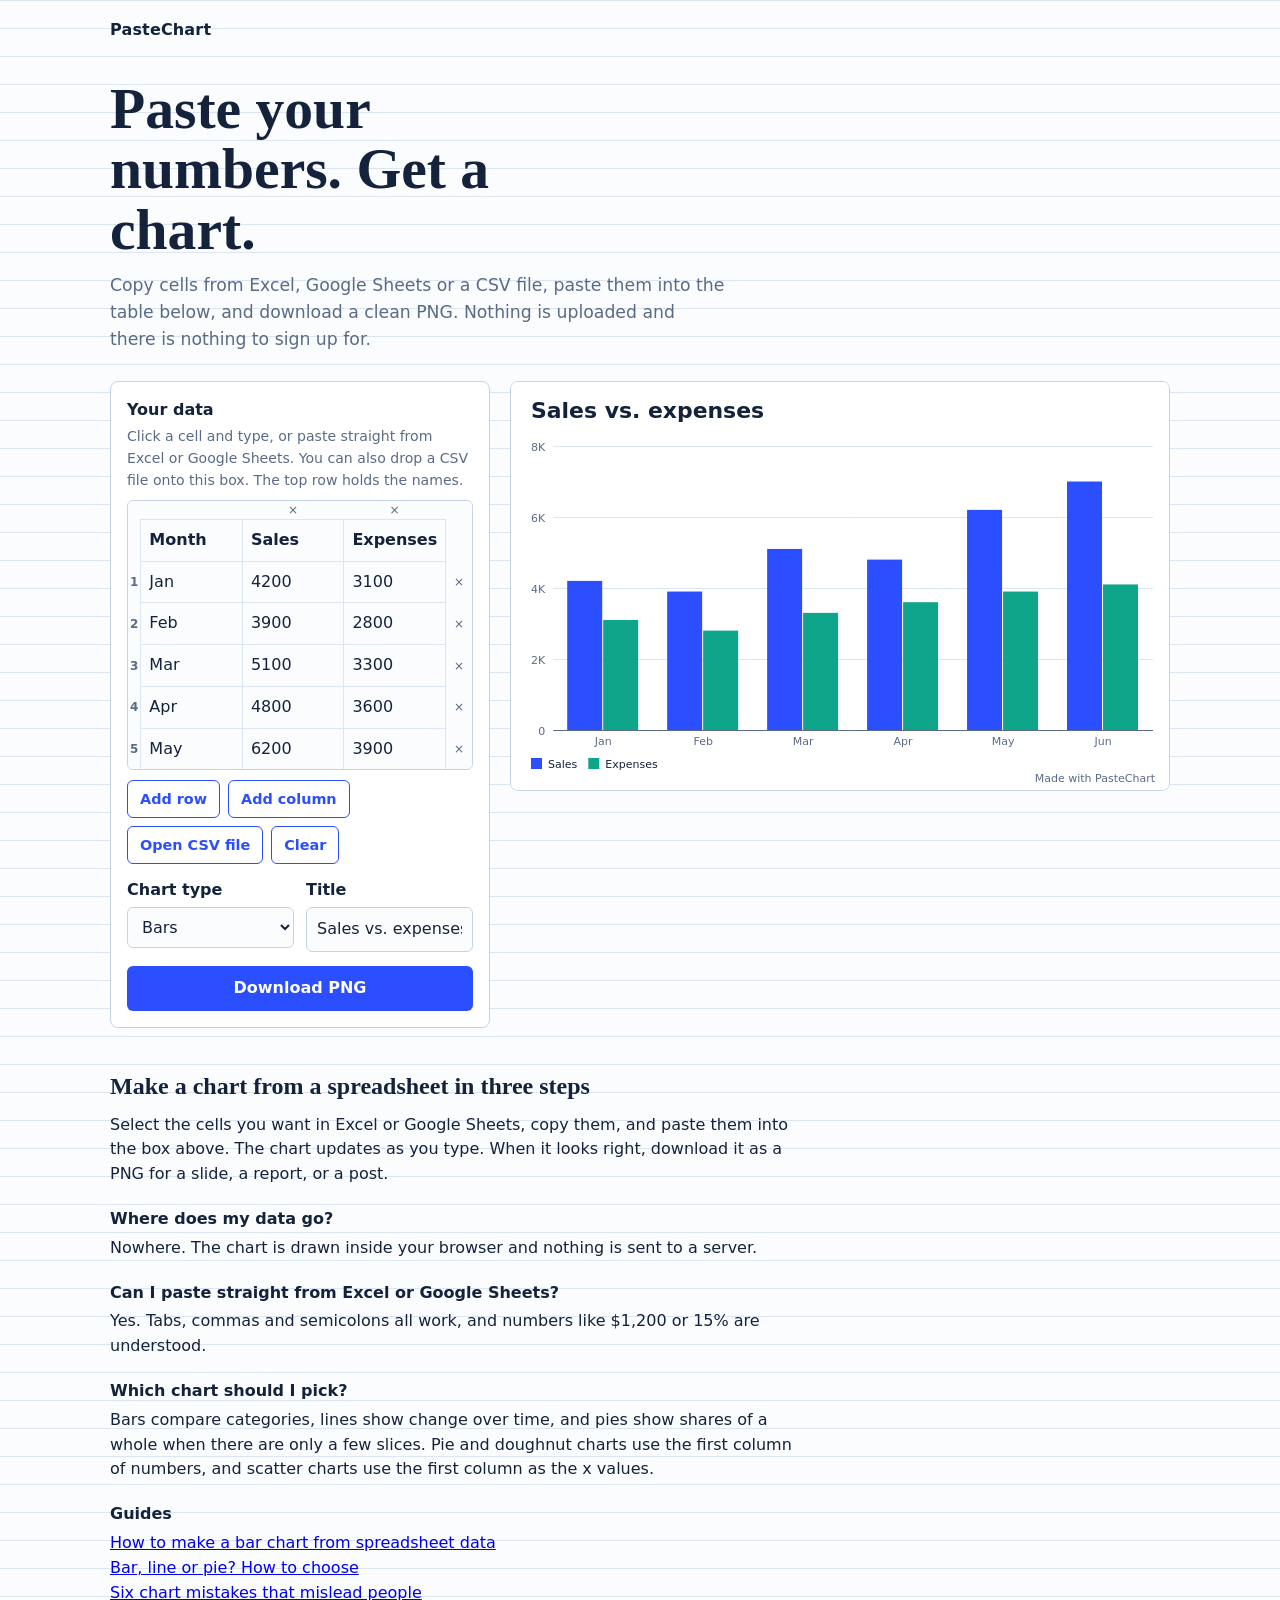
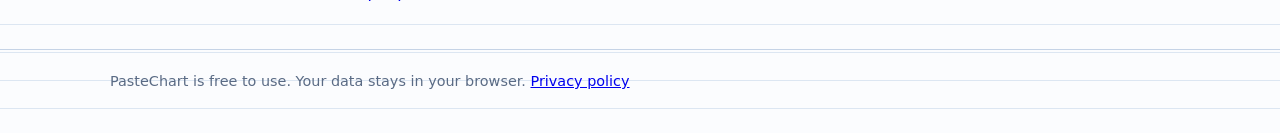
<file: index.html>
<!DOCTYPE html>
<html lang="en">
<head>
<meta charset="utf-8">
<meta name="viewport" content="width=device-width, initial-scale=1">
<title>PasteChart: paste your numbers, get a chart</title>
<meta name="description" content="Paste cells from Excel, Google Sheets or a CSV and get a clean bar, line or pie chart you can download as a PNG. Free, private, no signup.">
<!-- Google Search Console: paste your verification tag here, e.g. <meta name="google-site-verification" content="CODE"> -->
<link rel="icon" href="data:image/svg+xml,<svg xmlns=%22http://www.w3.org/2000/svg%22 viewBox=%220 0 100 100%22><text y=%22.9em%22 font-size=%2290%22>📊</text></svg>">
<!-- STYLES: colors are CSS variables at the top (light and dark mode) -->
<style>
:root{color-scheme:light dark;--bg:#FBFCFE;--panel:#fff;--ink:#14233B;--mut:#5A6B85;--grid:#DCE6F2;--line:#C5D3E6;--acc:#2B4EFF;--on:#fff}
@media(prefers-color-scheme:dark){:root{--bg:#0E1626;--panel:#121D31;--ink:#E7EEF9;--mut:#93A4C0;--grid:#1C2B46;--line:#2A3C5E;--acc:#7C95FF;--on:#0E1626}}
*{box-sizing:border-box}
body{margin:0;background:var(--bg) linear-gradient(var(--grid) 1px,transparent 1px) 0 0/28px 28px;color:var(--ink);font:16px/1.55 system-ui,-apple-system,"Segoe UI",sans-serif}
.wrap{max-width:1100px;margin:0 auto;padding:0 20px}
.brand{padding:18px 0;font-weight:700;letter-spacing:.01em}
h1{font:700 clamp(2.1rem,5.5vw,3.6rem)/1.05 "Iowan Old Style",Palatino,Georgia,serif;margin:18px 0 12px;max-width:16ch}
.lead{max-width:56ch;color:var(--mut);margin:0 0 28px;font-size:1.08rem}
.tool{display:grid;grid-template-columns:minmax(0,380px) minmax(0,1fr);gap:20px;align-items:start}
@media(max-width:820px){.tool{grid-template-columns:minmax(0,1fr)}}
.card{background:var(--panel);border:1px solid var(--line);border-radius:8px;padding:16px}
label{display:block;font-weight:600;margin:0 0 4px}
.hint{color:var(--mut);font-size:.88rem;margin:0 0 8px}
textarea,input,select{width:100%;font:inherit;color:var(--ink);background:var(--bg);border:1px solid var(--line);border-radius:6px;padding:9px 10px}
textarea{height:210px;resize:vertical;font:14px/1.45 ui-monospace,Menlo,monospace;white-space:pre}
.row{display:grid;grid-template-columns:1fr 1fr;gap:12px;margin:14px 0}
button{font:inherit;font-weight:600;border:0;border-radius:6px;padding:10px 16px;cursor:pointer;background:var(--acc);color:var(--on);width:100%}
button.alt{background:transparent;color:var(--acc);border:1px solid var(--acc);width:auto}
:focus-visible{outline:3px solid var(--acc);outline-offset:2px}
#msg{margin:0;padding:14px;color:var(--mut)}
canvas{display:block;width:100%}
details{margin-top:14px;font-size:.92rem}summary{cursor:pointer;color:var(--acc);font-weight:600}
details .row{margin:10px 0 4px}
#ad{margin:28px auto;text-align:center}#ad:empty{display:none}
section.info{margin:44px 0;max-width:68ch}
h2{font:700 1.5rem/1.2 "Iowan Old Style",Palatino,Georgia,serif;margin:0 0 12px}
h3{font-size:1rem;margin:20px 0 4px}p{margin:0 0 8px}
footer{border-top:1px solid var(--line);padding:20px 0 40px;color:var(--mut);font-size:.9rem}
.gridwrap{overflow:auto;max-height:270px;border:1px solid var(--line);border-radius:6px;background:var(--bg)}
table{border-collapse:collapse;width:100%}
th{font:600 .75rem system-ui;color:var(--mut);padding:0 2px;text-align:center}
td{padding:0;border:1px solid var(--grid)}
td input{border:0;border-radius:0;background:transparent;min-width:88px;padding:8px}
td input.hd{font-weight:700}
.x{width:auto;background:transparent;color:var(--mut);padding:2px 6px;font-weight:400;border-radius:4px}
.tb{display:flex;flex-wrap:wrap;gap:8px;margin:10px 0}
.tb button{padding:7px 12px;font-size:.9rem}
#dz.over{outline:3px dashed var(--acc)}
body{position:relative}
.rail{display:none;position:absolute;top:130px;width:160px}
.rail:empty{display:none!important}
@media(min-width:1480px){.rail{display:block}.rail.l{left:calc(50% - 730px)}.rail.r{right:calc(50% - 730px)}}
</style>
</head>
<body>
<aside class="rail l" aria-label="Advertisement"><!-- Left side ad (160x600): paste ad code here --></aside>
<aside class="rail r" aria-label="Advertisement"><!-- Right side ad (160x600): paste ad code here --></aside>
<div class="wrap">
<div class="brand">PasteChart</div>
<h1>Paste your numbers. Get a chart.</h1>
<p class="lead">Copy cells from Excel, Google Sheets or a CSV file, paste them into the table below, and download a clean PNG. Nothing is uploaded and there is nothing to sign up for.</p>

<!-- THE TOOL: left card = editable data table and options, right card = the chart -->
<main class="tool">
<div class="card" id="dz">
<label>Your data</label>
<p class="hint">Click a cell and type, or paste straight from Excel or Google Sheets. You can also drop a CSV file onto this box. The top row holds the names.</p>
<div class="gridwrap"><table id="grid" aria-label="Your data"></table></div>
<div class="tb"><button class="alt" id="addr" type="button">Add row</button><button class="alt" id="addc" type="button">Add column</button><button class="alt" id="file" type="button">Open CSV file</button><button class="alt" id="clr" type="button">Clear</button></div>
<input type="file" id="fi" accept=".csv,.tsv,.txt" hidden aria-label="Open a CSV file">
<div class="row">
<div><label for="type">Chart type</label><select id="type"><option value="bar">Bars</option><option value="hbar">Horizontal bars</option><option value="line">Lines</option><option value="pie">Pie</option><option value="stack" data-pro>Stacked bars</option><option value="area" data-pro>Area</option><option value="donut" data-pro>Doughnut</option><option value="scatter" data-pro>Scatter (first column is x)</option></select></div>
<div><label for="title">Title</label><input id="title" value="Sales vs. expenses"></div>
</div>
<button id="dl">Download PNG</button>
<details id="pro" hidden>
<summary>Unlock Pro: no watermark and more chart types</summary>
<p class="hint" style="margin-top:8px">Get an unlock code, then enter it here.</p>
<a id="buy" href="#" target="_blank" rel="noopener" hidden>Get a code</a>
<div class="row"><input id="code" placeholder="Unlock code" aria-label="Unlock code"><button id="apply" class="alt" type="button">Apply</button></div>
<p id="pm" class="hint" role="status"></p>
</details>
</div>
<div class="card" style="padding:0;overflow:hidden">
<p id="msg" hidden>Add a label column and at least one column of numbers, one row per line.</p>
<canvas id="c" role="img" aria-label="Chart of your pasted data"></canvas>
</div>
</main>

<!-- AD SLOT under the tool (what phones and small screens see). Paste ad code inside; it stays hidden while empty. -->
<aside id="ad" aria-label="Advertisement"><!-- Paste your ad code here after your ad account is approved --></aside>

<!-- SEARCH TEXT, FAQ and guide links. Edit freely, but keep it helpful and original. -->
<section class="info">
<h2>Make a chart from a spreadsheet in three steps</h2>
<p>Select the cells you want in Excel or Google Sheets, copy them, and paste them into the box above. The chart updates as you type. When it looks right, download it as a PNG for a slide, a report, or a post.</p>
<h3>Where does my data go?</h3>
<p>Nowhere. The chart is drawn inside your browser and nothing is sent to a server.</p>
<h3>Can I paste straight from Excel or Google Sheets?</h3>
<p>Yes. Tabs, commas and semicolons all work, and numbers like $1,200 or 15% are understood.</p>
<h3>Which chart should I pick?</h3>
<p>Bars compare categories, lines show change over time, and pies show shares of a whole when there are only a few slices. Pie and doughnut charts use the first column of numbers, and scatter charts use the first column as the x values.</p>
<h3>Guides</h3>
<p><a href="guides/bar-chart.html">How to make a bar chart from spreadsheet data</a><br><a href="guides/choose-chart.html">Bar, line or pie? How to choose</a><br><a href="guides/misleading-charts.html">Six chart mistakes that mislead people</a></p>
</section>
</div>
<!-- FOOTER -->
<footer><div class="wrap">PasteChart is free to use. Your data stays in your browser. <a href="privacy.html">Privacy policy</a></div></footer>

<!-- ALL THE LOGIC: plain JavaScript, no libraries. README.md has a map. -->
<script>
// SETTINGS YOU CAN EDIT: site name, payment link, and the code customers type to unlock Pro.
const CONFIG={site:"PasteChart",payLink:"",unlockCode:"Spike1234"};
const $=id=>document.getElementById(id);
// Chart colors, used in order for each series or slice.
const PAL=["#2B4EFF","#0FA58A","#F2A33A","#E5586E","#8A5CF5","#2BB3D9"];
const FONT="system-ui,-apple-system,Segoe UI,sans-serif";
const nf=new Intl.NumberFormat(undefined,{notation:"compact",maximumFractionDigits:1});
// Is Pro unlocked? Remembered in the browser (local storage).
let pro=false;try{pro=localStorage.getItem("pc_pro")==="1"}catch(e){}

// Splits one line of text into cells, respecting "quoted, values".
function split(l,d){const o=[];let c="",q=false;for(let i=0;i<l.length;i++){const ch=l[i];if(ch=='"'){if(q&&l[i+1]=='"'){c+='"';i++}else q=!q}else if(ch==d&&!q){o.push(c.trim());c=""}else c+=ch}o.push(c.trim());return o}
// Turns text like "$1,200" or "15%" into a number, or null if it is not one.
function num(s){const n=parseFloat(String(s).replace(/[$€£%\s]/g,"").replace(/,/g,""));return isNaN(n)?null:n}

// Turns the table text into { labels, series }, the shape the chart code expects.
function parse(t){
 const L=t.split(/\r?\n/).filter(x=>x.trim());
 if(L.length<2)return null;
 const f=L[0],d=f.includes("\t")?"\t":((f.match(/;/g)||[]).length>(f.match(/,/g)||[]).length?";":",");
 const R=L.map(l=>split(l,d)),w=Math.max(...R.map(r=>r.length));
 let head=null,labels,series=[];
 if(w==1){
  if(num(R[0][0])===null)head=R.shift();
  labels=R.map((_,i)=>String(i+1));
  series=[{name:head?head[0]:"Values",v:R.map(r=>num(r[0])??0)}];
 }else{
  if(R[0].slice(1).every(c=>num(c)===null))head=R.shift();
  labels=R.map(r=>r[0]);
  for(let c=1;c<w;c++){const v=R.map(r=>num(r[c]??""));if(v.some(x=>x!==null))series.push({name:head&&head[c]?head[c]:"Series "+c,v:v.map(x=>x??0)})}
 }
 if(!R.length||!series.length)return null;
 return{labels,series};
}

// Picks tidy axis tick values (steps of 1, 2, 5 or 10) between a min and a max.
function nice(min,max,n){const r=(max-min)||1,s0=r/n,m=Math.pow(10,Math.floor(Math.log10(s0))),f=s0/m,s=(f<=1?1:f<=2?2:f<=5?5:10)*m,a=Math.floor(min/s)*s,b=Math.ceil(max/s)*s,t=[];for(let v=a;v<=b+s/2;v+=s)t.push(+v.toFixed(10));return t}

// Draws the chosen chart type on a canvas. Used for both the on-screen chart and the PNG download.
function draw(ctx,W,H,T,m,type,title,wm){
 ctx.clearRect(0,0,W,H);
 if(T.bg){ctx.fillStyle=T.bg;ctx.fillRect(0,0,W,H)}
 const fs=Math.max(11,Math.min(18,W/68));
 let top=20;
 if(title){ctx.fillStyle=T.ink;ctx.textAlign="left";ctx.font="600 "+Math.max(15,Math.min(26,W/30))+"px "+FONT;ctx.fillText(title,20,36);top=58}
 ctx.font=fs+"px "+FONT;
 const pie=type=="pie"||type=="donut",items=(pie?m.labels:m.series.map(s=>s.name)).map(String),rows=[];
 if(pie||m.series.length>1){let row=[],x=0;items.forEach((t,i)=>{t=t.length>18?t.slice(0,17)+"…":t;const w=ctx.measureText(t).width+28;if(x+w>W-40&&row.length){rows.push(row);row=[];x=0}row.push({t,i,x});x+=w});rows.push(row)}
 rows.length=Math.min(rows.length,3);
 const lh=Math.round(fs*1.6),bot=H-rows.length*lh-(wm?20:10);
 if(pie){
 const v=m.series[0].v.map(x=>Math.max(0,x)),tot=v.reduce((a,b)=>a+b,0)||1,cx=W/2,cy=(top+bot)/2,r=Math.max(20,Math.min((W-40)/2,(bot-top-8)/2)),mids=[],dn=type=="donut";
 let a=-Math.PI/2;
 v.forEach((x,i)=>{const b=a+x/tot*Math.PI*2;ctx.beginPath();ctx.moveTo(cx,cy);ctx.arc(cx,cy,r,a,b);ctx.closePath();ctx.fillStyle=PAL[i%PAL.length];ctx.fill();ctx.strokeStyle=T.bg||"#fff";ctx.lineWidth=2;ctx.stroke();mids.push((a+b)/2);a=b});
 if(dn){ctx.beginPath();ctx.arc(cx,cy,r*.55,0,7);ctx.fillStyle=T.bg||"#fff";ctx.fill()}
 ctx.fillStyle="#fff";ctx.textAlign="center";
 v.forEach((x,i)=>{if(x/tot>.06){const k=dn?.78:.65;ctx.fillText(Math.round(x/tot*100)+"%",cx+Math.cos(mids[i])*r*k,cy+Math.sin(mids[i])*r*k+4)}});
}else if(type=="hbar"){
 const all=m.series.flatMap(s=>s.v),tk=nice(Math.min(0,...all),Math.max(0,...all),5),lo=tk[0],hi=tk[tk.length-1],lab=m.labels.map(s=>s.length>16?s.slice(0,15)+"…":s);
 const L=Math.max(...lab.map(s=>ctx.measureText(s).width))+30,R=W-20,B=bot-fs*1.8,Tp=top+4,x=v=>L+(v-lo)/((hi-lo)||1)*(R-L),n=lab.length,g=(B-Tp)/n,S=m.series.length,bh=g*.72/S;
 ctx.lineWidth=1;ctx.textAlign="center";
 tk.forEach(t=>{const xx=Math.round(x(t))+.5;ctx.strokeStyle=t===0?T.mut:T.grid;ctx.beginPath();ctx.moveTo(xx,Tp);ctx.lineTo(xx,B);ctx.stroke();ctx.fillStyle=T.mut;ctx.fillText(nf.format(t),xx,B+fs*1.4)});
 ctx.textAlign="right";ctx.fillStyle=T.mut;
 lab.forEach((s,i)=>ctx.fillText(s,L-8,Tp+g*(i+.5)+4));
 m.series.forEach((s,j)=>{ctx.fillStyle=PAL[j%PAL.length];s.v.forEach((v,i)=>{const y0=Tp+g*i+g*.14+bh*j,p=x(0),q=x(v);ctx.fillRect(Math.min(p,q),y0,Math.max(1,Math.abs(q-p)),Math.max(1,bh-1))})});
}else if(type=="scatter"){
 const xs=m.labels.map((s,i)=>num(s)??i+1),ys=m.series.flatMap(s=>s.v),xt=nice(Math.min(...xs),Math.max(...xs),6),yt=nice(Math.min(...ys),Math.max(...ys),5);
 const L=Math.max(...yt.map(t=>ctx.measureText(nf.format(t)).width))+28,R=W-20,B=bot-fs*2,Tp=top+6,x=v=>L+(v-xt[0])/((xt[xt.length-1]-xt[0])||1)*(R-L),y=v=>B-(v-yt[0])/((yt[yt.length-1]-yt[0])||1)*(B-Tp);
 ctx.lineWidth=1;ctx.strokeStyle=T.grid;
 yt.forEach(t=>{const yy=Math.round(y(t))+.5;ctx.beginPath();ctx.moveTo(L,yy);ctx.lineTo(R,yy);ctx.stroke();ctx.fillStyle=T.mut;ctx.textAlign="right";ctx.fillText(nf.format(t),L-8,yy+4)});
 xt.forEach(t=>{const xx=Math.round(x(t))+.5;ctx.beginPath();ctx.moveTo(xx,Tp);ctx.lineTo(xx,B);ctx.stroke();ctx.fillStyle=T.mut;ctx.textAlign="center";ctx.fillText(nf.format(t),xx,B+fs*1.4)});
 m.series.forEach((s,j)=>{ctx.fillStyle=PAL[j%PAL.length];s.v.forEach((v,i)=>{ctx.beginPath();ctx.arc(x(xs[i]),y(v),5,0,7);ctx.fill()})});
}else{
 const st=type=="stack",all=st?m.labels.flatMap((_,i)=>[m.series.reduce((a,s)=>a+Math.max(0,s.v[i]),0),m.series.reduce((a,s)=>a+Math.min(0,s.v[i]),0)]):m.series.flatMap(s=>s.v),tk=nice(Math.min(0,...all),Math.max(0,...all),5),lo=tk[0],hi=tk[tk.length-1];
 const lw=Math.max(...tk.map(t=>ctx.measureText(nf.format(t)).width)),L=lw+28,R=W-16,B=bot-fs*2,Tp=top+6;
 const y=v=>B-(v-lo)/((hi-lo)||1)*(B-Tp);
 ctx.textAlign="right";ctx.lineWidth=1;
 tk.forEach(t=>{const yy=Math.round(y(t))+.5;ctx.strokeStyle=t===0?T.mut:T.grid;ctx.beginPath();ctx.moveTo(L,yy);ctx.lineTo(R,yy);ctx.stroke();ctx.fillStyle=T.mut;ctx.fillText(nf.format(t),L-8,yy+4)});
 const n=m.labels.length,g=(R-L)/n,lab=m.labels.map(s=>s.length>12?s.slice(0,11)+"…":s),k=Math.max(1,Math.ceil((Math.max(...lab.map(s=>ctx.measureText(s).width))+10)/g)),S=m.series.length;
 ctx.textAlign="center";ctx.fillStyle=T.mut;
 lab.forEach((s,i)=>{if(i%k==0)ctx.fillText(s,L+g*(i+.5),B+fs*1.4)});
 if(type=="bar"){const bw=g*.72/S;m.series.forEach((s,j)=>{ctx.fillStyle=PAL[j%PAL.length];s.v.forEach((v,i)=>{const x=L+g*i+g*.14+bw*j,y0=y(0),y1=y(v);ctx.fillRect(x,Math.min(y0,y1),Math.max(1,bw-1),Math.abs(y1-y0))})})}
 else if(st){const bw=g*.64,pos=m.labels.map(()=>0),neg=m.labels.map(()=>0);m.series.forEach((s,j)=>{ctx.fillStyle=PAL[j%PAL.length];s.v.forEach((v,i)=>{const b=v>=0?pos[i]:neg[i],e=b+v;if(v>=0)pos[i]=e;else neg[i]=e;ctx.fillRect(L+g*i+(g-bw)/2,Math.min(y(b),y(e)),bw,Math.max(1,Math.abs(y(e)-y(b))))})})}
 else{const path=s=>{ctx.beginPath();s.v.forEach((v,i)=>{const x=L+g*(i+.5),yy=y(v);i?ctx.lineTo(x,yy):ctx.moveTo(x,yy)})};
  m.series.forEach((s,j)=>{ctx.strokeStyle=ctx.fillStyle=PAL[j%PAL.length];ctx.lineWidth=2.5;ctx.lineJoin="round";
   if(type=="area"){path(s);ctx.lineTo(L+g*(n-.5),y(0));ctx.lineTo(L+g*.5,y(0));ctx.closePath();ctx.globalAlpha=.22;ctx.fill();ctx.globalAlpha=1}
   path(s);ctx.stroke();s.v.forEach((v,i)=>{ctx.beginPath();ctx.arc(L+g*(i+.5),y(v),3.5,0,7);ctx.fill()})})}
}
 ctx.textAlign="left";
 rows.forEach((r,ri)=>r.forEach(o=>{const yy=bot+6+ri*lh;ctx.fillStyle=PAL[o.i%PAL.length];ctx.fillRect(20+o.x,yy,fs,fs);ctx.fillStyle=T.ink;ctx.fillText(o.t,20+o.x+fs+6,yy+fs-1)}));
 if(wm){ctx.fillStyle=T.mut;ctx.font="11px "+FONT;ctx.textAlign="right";ctx.fillText("Made with "+CONFIG.site,W-14,H-8)}
}


// THE DATA TABLE: G is a grid of text cells. Row 0 holds the column names.
let G=[["Month","Sales","Expenses"],["Jan","4200","3100"],["Feb","3900","2800"],["Mar","5100","3300"],["Apr","4800","3600"],["May","6200","3900"],["Jun","7000","4100"]];
const getText=()=>G.map(r=>r.join("\t")).join("\n");
const esc=v=>String(v).replace(/&/g,"&amp;").replace(/"/g,"&quot;").replace(/</g,"&lt;");
// Rebuilds the editable table on the page from G.
function build(){
 if(!G.length||!G[0].length)G=[["Label","Values"],["",""]];
 const w=Math.max(...G.map(r=>r.length));G.forEach(r=>{while(r.length<w)r.push("")});
 let h="<thead><tr><th></th>"+G[0].map((_,c)=>"<th>"+(c?`<button class="x" type="button" data-c="${c}" aria-label="Remove column ${c+1}">×</button>`:"")+"</th>").join("")+"<th></th></tr></thead><tbody>";
 G.forEach((r,i)=>{h+="<tr><th>"+(i?i:"")+"</th>"+r.map((v,c)=>`<td><input value="${esc(v)}" data-r="${i}" data-c="${c}" class="${i?"":"hd"}" aria-label="Row ${i+1}, column ${c+1}"></td>`).join("")+"<th>"+(i?`<button class="x" type="button" data-r="${i}" aria-label="Remove row ${i}">×</button>`:"")+"</th></tr>"});
 $("grid").innerHTML=h+"</tbody>";
}
// Pastes text (from Excel, Sheets or a CSV) into the table starting at a given cell.
function place(t,r0,c0){
 const L=t.replace(/\r/g,"").split("\n").slice(0,200);while(L.length&&L[L.length-1]==="")L.pop();if(!L.length)return;
 const f=L[0],d=f.includes("\t")?"\t":((f.match(/;/g)||[]).length>(f.match(/,/g)||[]).length?";":",");
 L.forEach((l,i)=>{while(G.length<=r0+i)G.push([]);split(l,d).slice(0,40).forEach((v,j)=>{while(G[r0+i].length<=c0+j)G[r0+i].push("");G[r0+i][c0+j]=v})});
 build();render();
}
// Reads a CSV file that was opened or dropped onto the page.
function load(f){if(f)f.text().then(t=>{G=[];place(t.slice(0,300000),0,0)})}
const gr=$("grid");
gr.addEventListener("input",e=>{const t=e.target;if(t.dataset.r!==undefined){G[+t.dataset.r][+t.dataset.c]=t.value;render()}});
gr.addEventListener("paste",e=>{const t=e.clipboardData.getData("text")||"";if(e.target.dataset.r===undefined||!/[\t\n]/.test(t.trim()))return;e.preventDefault();place(t,+e.target.dataset.r,+e.target.dataset.c)});
gr.addEventListener("keydown",e=>{if(e.key!=="Enter"||e.target.dataset.r===undefined)return;e.preventDefault();const r=+e.target.dataset.r+1,c=+e.target.dataset.c;if(r>=G.length){G.push(G[0].map(()=>""));build();render()}gr.querySelector(`input[data-r="${r}"][data-c="${c}"]`).focus()});
gr.addEventListener("click",e=>{const t=e.target;if(t.dataset.c!==undefined&&t.classList.contains("x")&&G[0].length>2)G.forEach(r=>r.splice(+t.dataset.c,1));else if(t.dataset.r!==undefined&&t.classList.contains("x")&&G.length>2)G.splice(+t.dataset.r,1);else return;build();render()});
$("addr").onclick=()=>{G.push(G[0].map(()=>""));build();render();gr.querySelector(`input[data-r="${G.length-1}"]`).focus()};
$("addc").onclick=()=>{G.forEach((r,i)=>r.push(i?"":"Series "+G[0].length));build();render();gr.querySelector(`input[data-r="0"][data-c="${G[0].length-1}"]`).focus()};
$("clr").onclick=()=>{G=[["Label","Values"],["",""],["",""],["",""]];build();render();gr.querySelector("input").focus()};
$("file").onclick=()=>$("fi").click();
$("fi").onchange=e=>{load(e.target.files[0]);e.target.value=""};
const dz=$("dz");
dz.addEventListener("dragover",e=>{e.preventDefault();dz.classList.add("over")});
dz.addEventListener("dragleave",()=>dz.classList.remove("over"));
dz.addEventListener("drop",e=>{e.preventDefault();dz.classList.remove("over");load(e.dataTransfer.files[0])});

// Redraws the on-screen chart from the current table, chart type and title.
function render(){
 const cv=$("c"),cssW=Math.max(280,cv.parentElement.clientWidth),cssH=Math.round(Math.max(300,cssW*.62)),dpr=window.devicePixelRatio||1;
 cv.width=cssW*dpr;cv.height=cssH*dpr;cv.style.height=cssH+"px";
 const ctx=cv.getContext("2d");ctx.setTransform(dpr,0,0,dpr,0,0);
 const cs=getComputedStyle(document.documentElement),g=n=>cs.getPropertyValue(n).trim(),m=parse(getText());
 $("msg").hidden=!!m;
 if(!m){ctx.clearRect(0,0,cssW,cssH);return}
 draw(ctx,cssW,cssH,{bg:g("--panel"),ink:g("--ink"),mut:g("--mut"),grid:g("--grid")},m,$("type").value,$("title").value.trim(),!pro);
 cv.setAttribute("aria-label",($("title").value.trim()||"Chart")+": "+$("type").value+" chart of "+m.labels.length+" rows and "+m.series.length+" series");
}

// DOWNLOAD PNG: draws a 1200x750 version of the chart and saves it.
$("dl").onclick=()=>{
 const m=parse(getText());if(!m)return;
 const c=document.createElement("canvas"),W=1200,H=750;c.width=W;c.height=H;
 draw(c.getContext("2d"),W,H,{bg:"#fff",ink:"#14233B",mut:"#5A6B85",grid:"#DCE6F2"},m,$("type").value,$("title").value.trim(),!pro);
 c.toBlob(b=>{const a=document.createElement("a");a.href=URL.createObjectURL(b);a.download=($("title").value.trim()||"chart").replace(/[^\w-]+/g,"-")+".png";a.click();setTimeout(()=>URL.revokeObjectURL(a.href),1000)});
};

// UNLOCK PRO: compares the entered code with CONFIG.unlockCode.
$("apply").onclick=()=>{
 if($("code").value.trim()===CONFIG.unlockCode){pro=true;try{localStorage.setItem("pc_pro","1")}catch(e){}$("pm").textContent="Pro unlocked.";lock();render()}
 else $("pm").textContent="That code doesn't match. Check it and try again.";
};
if(CONFIG.payLink&&!pro){$("pro").hidden=false;$("buy").href=CONFIG.payLink;$("buy").hidden=false}

// START UP: update the chart whenever the visitor changes something.
["type","title"].forEach(id=>$(id).addEventListener("input",render));
window.addEventListener("resize",render);
matchMedia("(prefers-color-scheme: dark)").addEventListener("change",render);
// Greys out the Pro chart types until Pro is unlocked.
function lock(){document.querySelectorAll("#type option[data-pro]").forEach(o=>{o.disabled=!pro;o.textContent=o.textContent.replace(/ \(Pro\)$/,"")+(pro?"":" (Pro)")})}
lock();build();render();
</script>
</body>
</html>
</file>
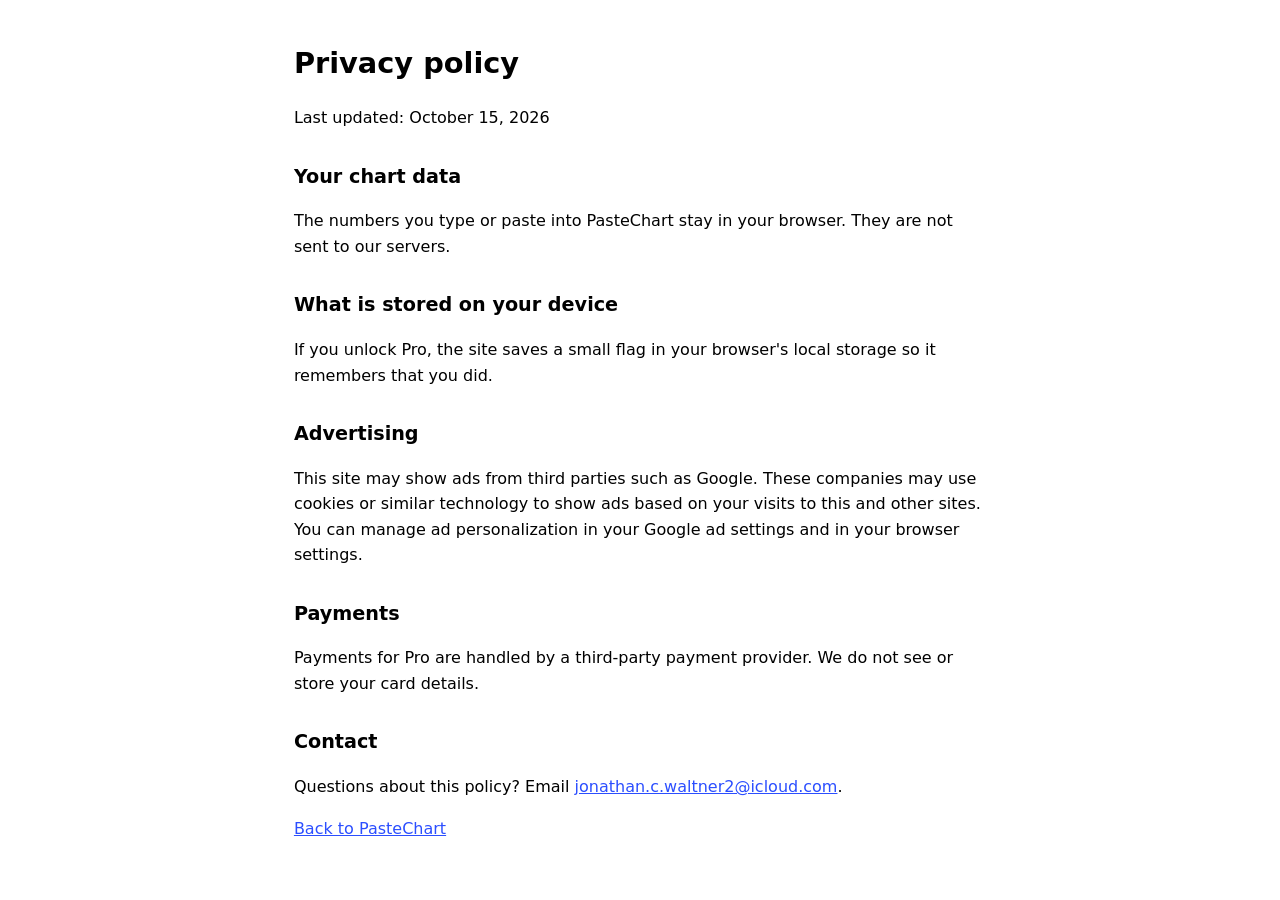
<file: privacy.html>
<!DOCTYPE html>
<html lang="en"><head><meta charset="utf-8"><meta name="viewport" content="width=device-width, initial-scale=1">
<title>Privacy policy | PasteChart</title>
<style>:root{color-scheme:light dark}body{font:16px/1.6 system-ui,sans-serif;max-width:68ch;margin:40px auto;padding:0 20px}h1{font-size:1.8rem}h2{font-size:1.2rem;margin-top:1.6em}a{color:#2B4EFF}@media(prefers-color-scheme:dark){a{color:#7C95FF}}</style></head>
<body>
<h1>Privacy policy</h1>
<p>Last updated: October 15, 2026</p>
<h2>Your chart data</h2>
<p>The numbers you type or paste into PasteChart stay in your browser. They are not sent to our servers.</p>
<h2>What is stored on your device</h2>
<p>If you unlock Pro, the site saves a small flag in your browser's local storage so it remembers that you did.</p>
<h2>Advertising</h2>
<p>This site may show ads from third parties such as Google. These companies may use cookies or similar technology to show ads based on your visits to this and other sites. You can manage ad personalization in your Google ad settings and in your browser settings.</p>
<h2>Payments</h2>
<p>Payments for Pro are handled by a third-party payment provider. We do not see or store your card details.</p>
<h2>Contact</h2>
<p>Questions about this policy? Email <a href="mailto:jonathan.c.waltner2@icloud.com">jonathan.c.waltner2@icloud.com</a>.</p>
<p><a href="index.html">Back to PasteChart</a></p>
</body></html>
</file>
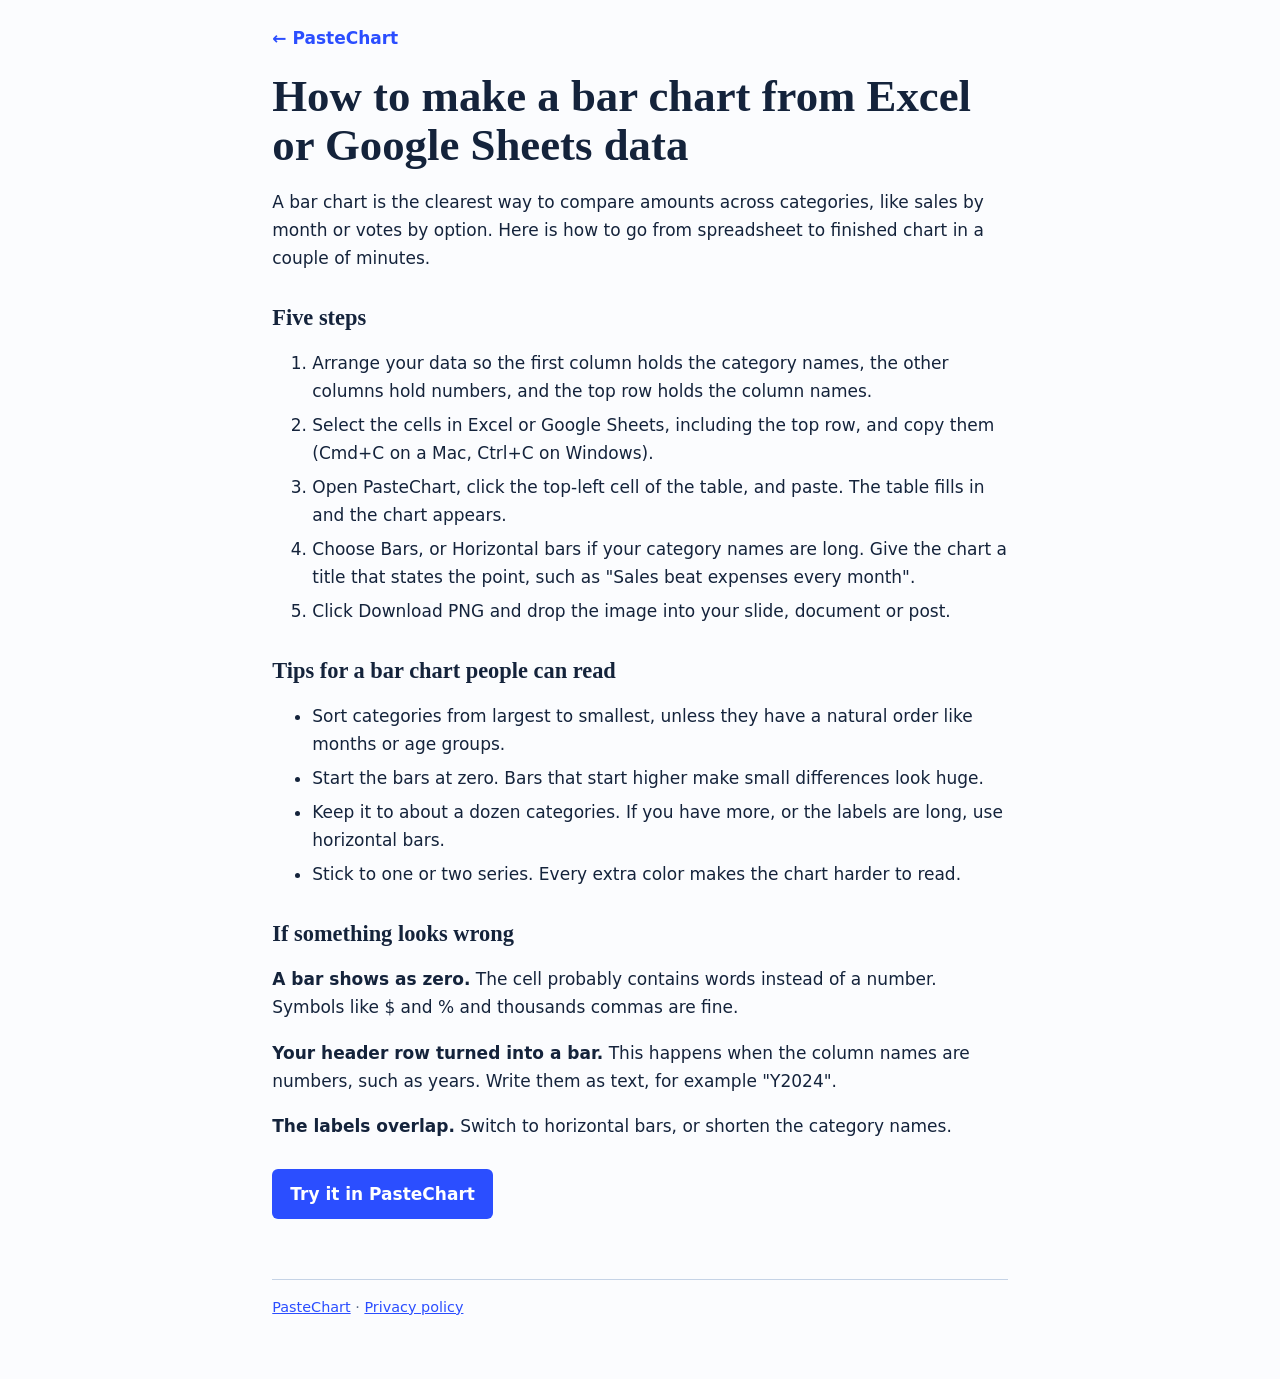
<file: guides/bar-chart.html>
<!DOCTYPE html>
<html lang="en"><head><meta charset="utf-8"><meta name="viewport" content="width=device-width, initial-scale=1">
<title>How to make a bar chart from Excel or Google Sheets data | PasteChart</title>
<meta name="description" content="Copy your spreadsheet cells, paste them into a free chart maker, and download a clean bar chart in a couple of minutes.">
<link rel="stylesheet" href="../assets/guides.css">
</head>
<body><main>
<nav><a href="../index.html">&larr; PasteChart</a></nav>
<h1>How to make a bar chart from Excel or Google Sheets data</h1>
<p>A bar chart is the clearest way to compare amounts across categories, like sales by month or votes by option. Here is how to go from spreadsheet to finished chart in a couple of minutes.</p>
<h2>Five steps</h2>
<ol>
<li>Arrange your data so the first column holds the category names, the other columns hold numbers, and the top row holds the column names.</li>
<li>Select the cells in Excel or Google Sheets, including the top row, and copy them (Cmd+C on a Mac, Ctrl+C on Windows).</li>
<li>Open PasteChart, click the top-left cell of the table, and paste. The table fills in and the chart appears.</li>
<li>Choose Bars, or Horizontal bars if your category names are long. Give the chart a title that states the point, such as "Sales beat expenses every month".</li>
<li>Click Download PNG and drop the image into your slide, document or post.</li>
</ol>
<h2>Tips for a bar chart people can read</h2>
<ul>
<li>Sort categories from largest to smallest, unless they have a natural order like months or age groups.</li>
<li>Start the bars at zero. Bars that start higher make small differences look huge.</li>
<li>Keep it to about a dozen categories. If you have more, or the labels are long, use horizontal bars.</li>
<li>Stick to one or two series. Every extra color makes the chart harder to read.</li>
</ul>
<h2>If something looks wrong</h2>
<p><strong>A bar shows as zero.</strong> The cell probably contains words instead of a number. Symbols like $ and % and thousands commas are fine.</p>
<p><strong>Your header row turned into a bar.</strong> This happens when the column names are numbers, such as years. Write them as text, for example "Y2024".</p>
<p><strong>The labels overlap.</strong> Switch to horizontal bars, or shorten the category names.</p>
<!-- AFFILIATE SPOT: after Amazon Associates approval, add one or two books you have actually read, plus the disclosure Amazon requires -->
<p><a class="cta" href="../index.html">Try it in PasteChart</a></p>
<footer><a href="../index.html">PasteChart</a> &middot; <a href="../privacy.html">Privacy policy</a></footer>
</main></body></html>
</file>
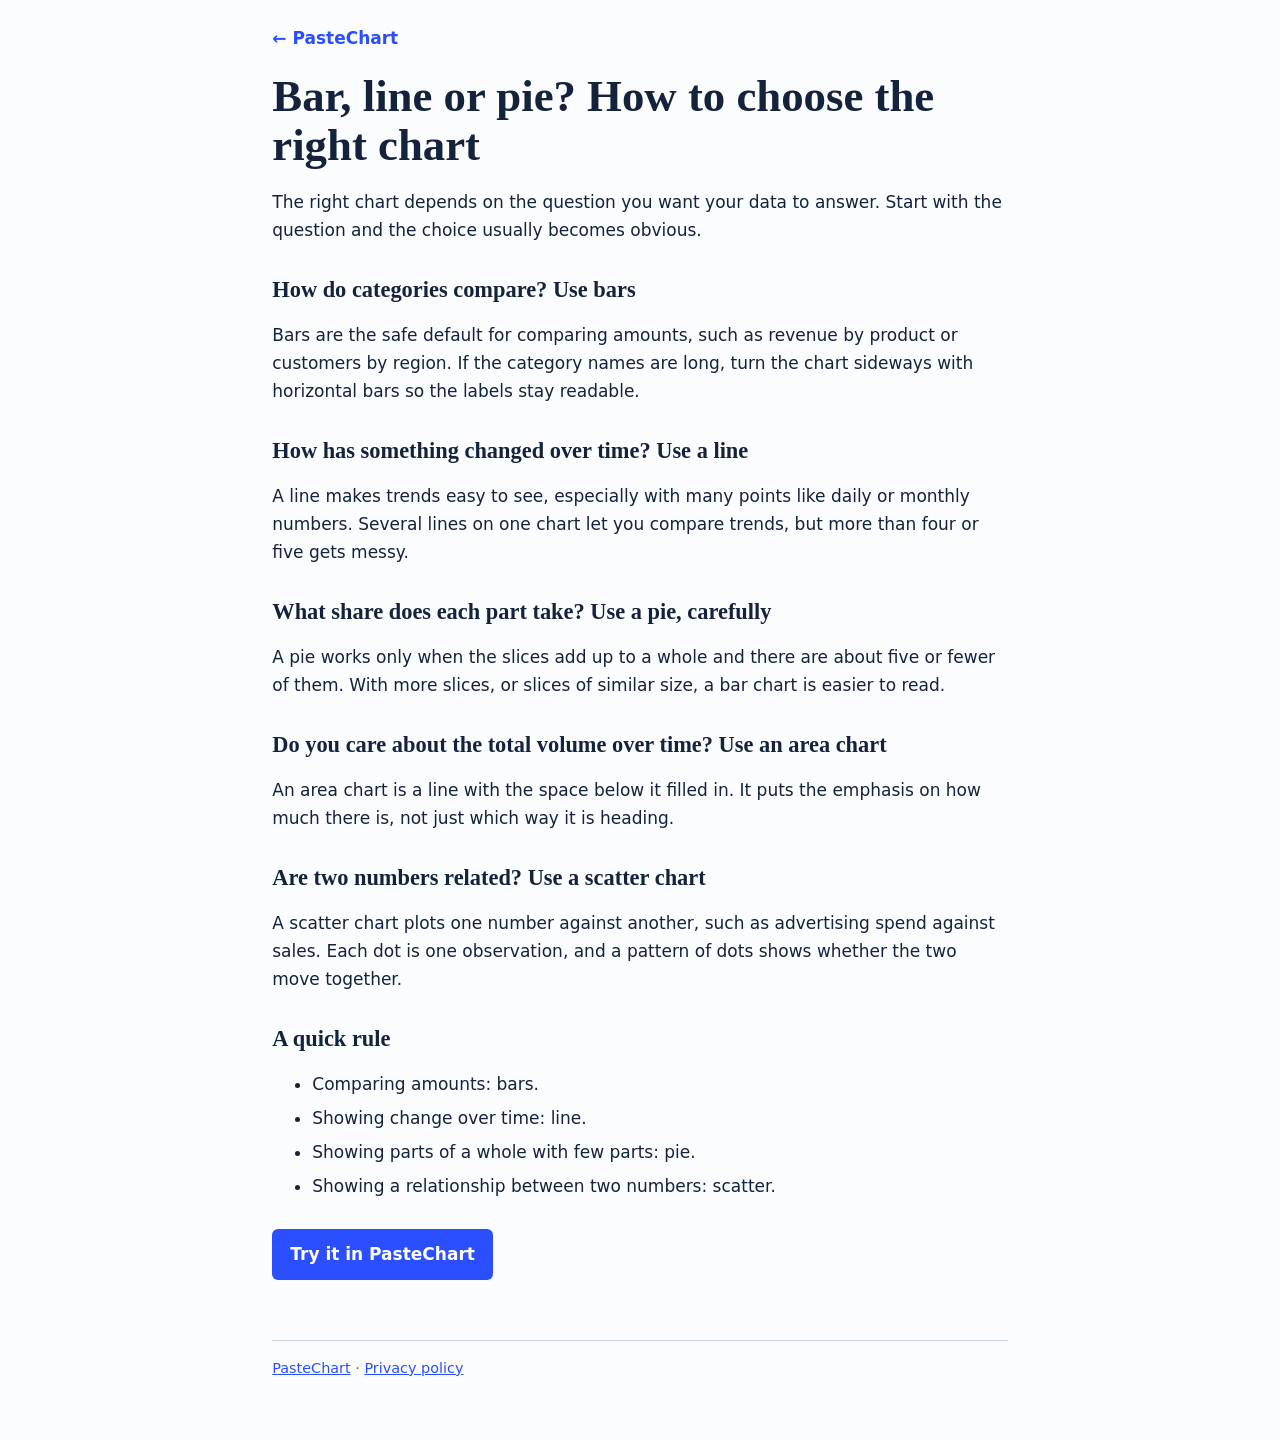
<file: guides/choose-chart.html>
<!DOCTYPE html>
<html lang="en"><head><meta charset="utf-8"><meta name="viewport" content="width=device-width, initial-scale=1">
<title>Bar, line or pie? How to choose the right chart | PasteChart</title>
<meta name="description" content="A plain-English guide to picking between bar, line, pie, area and scatter charts for your data.">
<link rel="stylesheet" href="../assets/guides.css">
</head>
<body><main>
<nav><a href="../index.html">&larr; PasteChart</a></nav>
<h1>Bar, line or pie? How to choose the right chart</h1>
<p>The right chart depends on the question you want your data to answer. Start with the question and the choice usually becomes obvious.</p>
<h2>How do categories compare? Use bars</h2>
<p>Bars are the safe default for comparing amounts, such as revenue by product or customers by region. If the category names are long, turn the chart sideways with horizontal bars so the labels stay readable.</p>
<h2>How has something changed over time? Use a line</h2>
<p>A line makes trends easy to see, especially with many points like daily or monthly numbers. Several lines on one chart let you compare trends, but more than four or five gets messy.</p>
<h2>What share does each part take? Use a pie, carefully</h2>
<p>A pie works only when the slices add up to a whole and there are about five or fewer of them. With more slices, or slices of similar size, a bar chart is easier to read.</p>
<h2>Do you care about the total volume over time? Use an area chart</h2>
<p>An area chart is a line with the space below it filled in. It puts the emphasis on how much there is, not just which way it is heading.</p>
<h2>Are two numbers related? Use a scatter chart</h2>
<p>A scatter chart plots one number against another, such as advertising spend against sales. Each dot is one observation, and a pattern of dots shows whether the two move together.</p>
<h2>A quick rule</h2>
<ul>
<li>Comparing amounts: bars.</li>
<li>Showing change over time: line.</li>
<li>Showing parts of a whole with few parts: pie.</li>
<li>Showing a relationship between two numbers: scatter.</li>
</ul>
<p><a class="cta" href="../index.html">Try it in PasteChart</a></p>
<footer><a href="../index.html">PasteChart</a> &middot; <a href="../privacy.html">Privacy policy</a></footer>
</main></body></html>
</file>
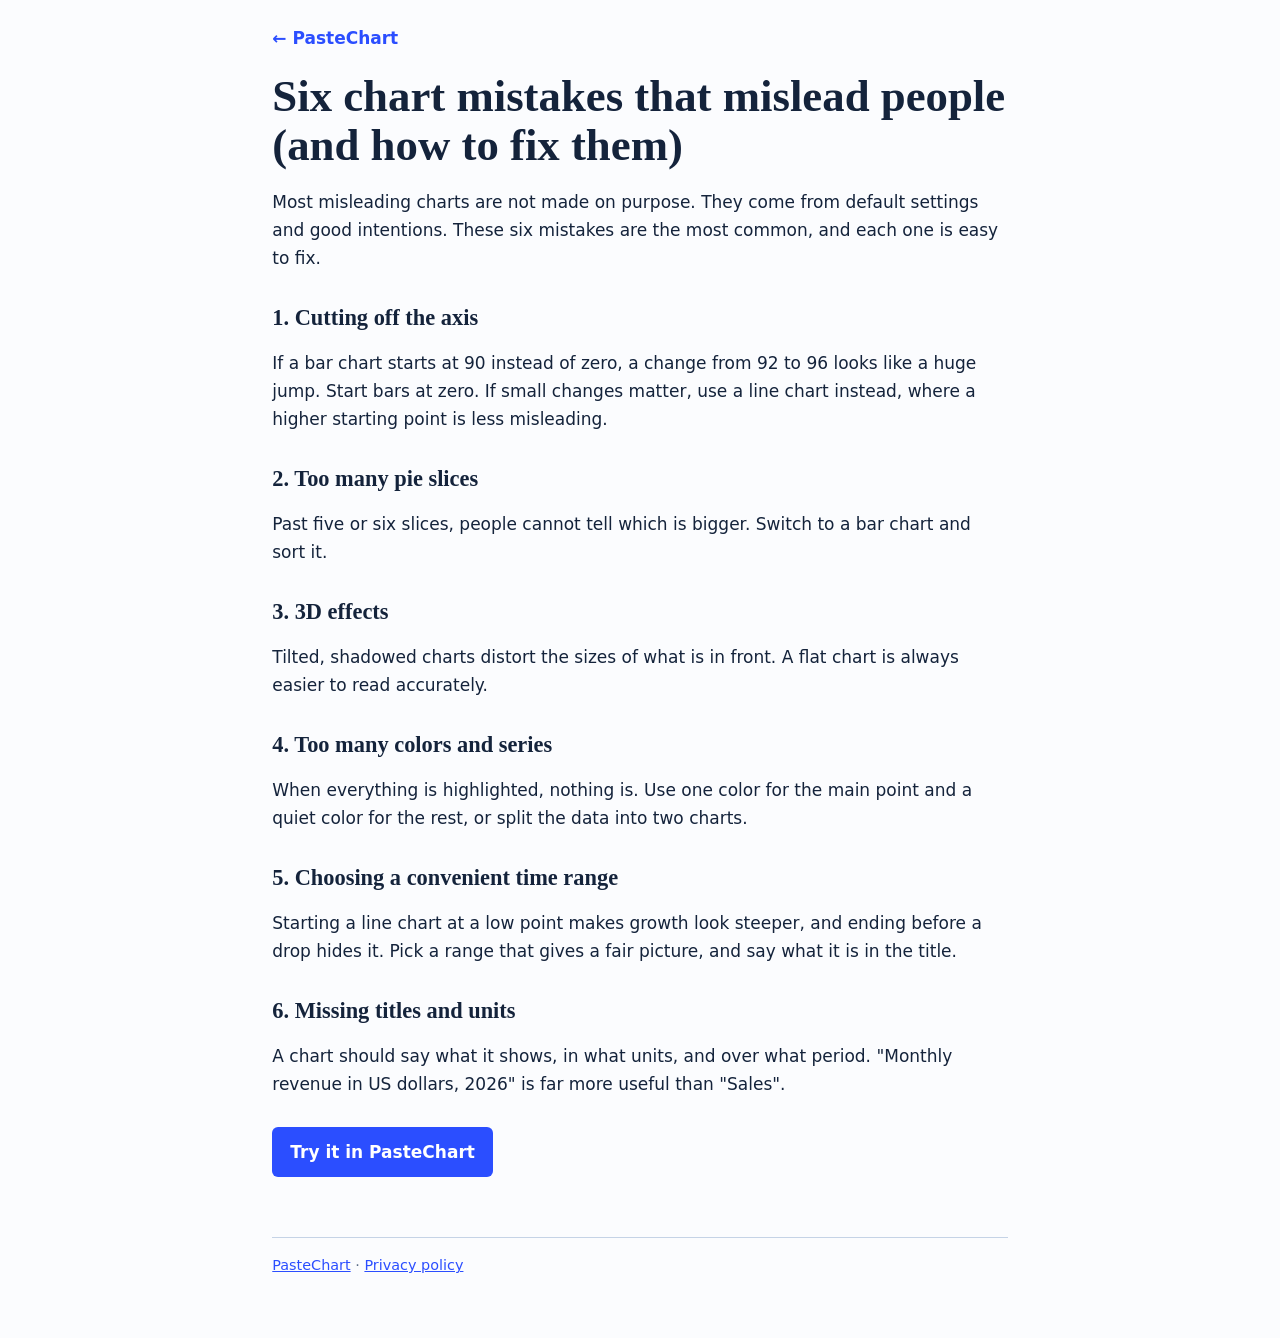
<file: guides/misleading-charts.html>
<!DOCTYPE html>
<html lang="en"><head><meta charset="utf-8"><meta name="viewport" content="width=device-width, initial-scale=1">
<title>Six chart mistakes that mislead people (and how to fix them) | PasteChart</title>
<meta name="description" content="Cut axes, crowded pies, 3D effects and more: six common chart mistakes and how to avoid each one.">
<link rel="stylesheet" href="../assets/guides.css">
</head>
<body><main>
<nav><a href="../index.html">&larr; PasteChart</a></nav>
<h1>Six chart mistakes that mislead people (and how to fix them)</h1>
<p>Most misleading charts are not made on purpose. They come from default settings and good intentions. These six mistakes are the most common, and each one is easy to fix.</p>
<h2>1. Cutting off the axis</h2>
<p>If a bar chart starts at 90 instead of zero, a change from 92 to 96 looks like a huge jump. Start bars at zero. If small changes matter, use a line chart instead, where a higher starting point is less misleading.</p>
<h2>2. Too many pie slices</h2>
<p>Past five or six slices, people cannot tell which is bigger. Switch to a bar chart and sort it.</p>
<h2>3. 3D effects</h2>
<p>Tilted, shadowed charts distort the sizes of what is in front. A flat chart is always easier to read accurately.</p>
<h2>4. Too many colors and series</h2>
<p>When everything is highlighted, nothing is. Use one color for the main point and a quiet color for the rest, or split the data into two charts.</p>
<h2>5. Choosing a convenient time range</h2>
<p>Starting a line chart at a low point makes growth look steeper, and ending before a drop hides it. Pick a range that gives a fair picture, and say what it is in the title.</p>
<h2>6. Missing titles and units</h2>
<p>A chart should say what it shows, in what units, and over what period. "Monthly revenue in US dollars, 2026" is far more useful than "Sales".</p>
<!-- AFFILIATE SPOT: after Amazon Associates approval, add one or two books you have actually read, plus the disclosure Amazon requires -->
<p><a class="cta" href="../index.html">Try it in PasteChart</a></p>
<footer><a href="../index.html">PasteChart</a> &middot; <a href="../privacy.html">Privacy policy</a></footer>
</main></body></html>
</file>
<file: assets/guides.css>
:root{color-scheme:light dark;--bg:#FBFCFE;--ink:#14233B;--mut:#5A6B85;--line:#C5D3E6;--acc:#2B4EFF;--on:#fff}
@media(prefers-color-scheme:dark){:root{--bg:#0E1626;--ink:#E7EEF9;--mut:#93A4C0;--line:#2A3C5E;--acc:#7C95FF;--on:#0E1626}}
body{margin:0;background:var(--bg);color:var(--ink);font:17px/1.65 system-ui,-apple-system,"Segoe UI",sans-serif}
main{max-width:68ch;margin:0 auto;padding:24px 20px 60px}
a{color:var(--acc)}:focus-visible{outline:3px solid var(--acc);outline-offset:2px}
nav a{font-weight:700;text-decoration:none}
h1{font:700 clamp(1.9rem,5vw,2.8rem)/1.1 "Iowan Old Style",Palatino,Georgia,serif;margin:20px 0 16px}
h2{font:700 1.4rem/1.25 "Iowan Old Style",Palatino,Georgia,serif;margin:32px 0 8px}
li{margin:6px 0}
.cta{display:inline-block;background:var(--acc);color:var(--on);padding:11px 18px;border-radius:6px;font-weight:600;text-decoration:none;margin:12px 0}
footer{border-top:1px solid var(--line);margin-top:48px;padding-top:16px;color:var(--mut);font-size:.9rem}
</file>
